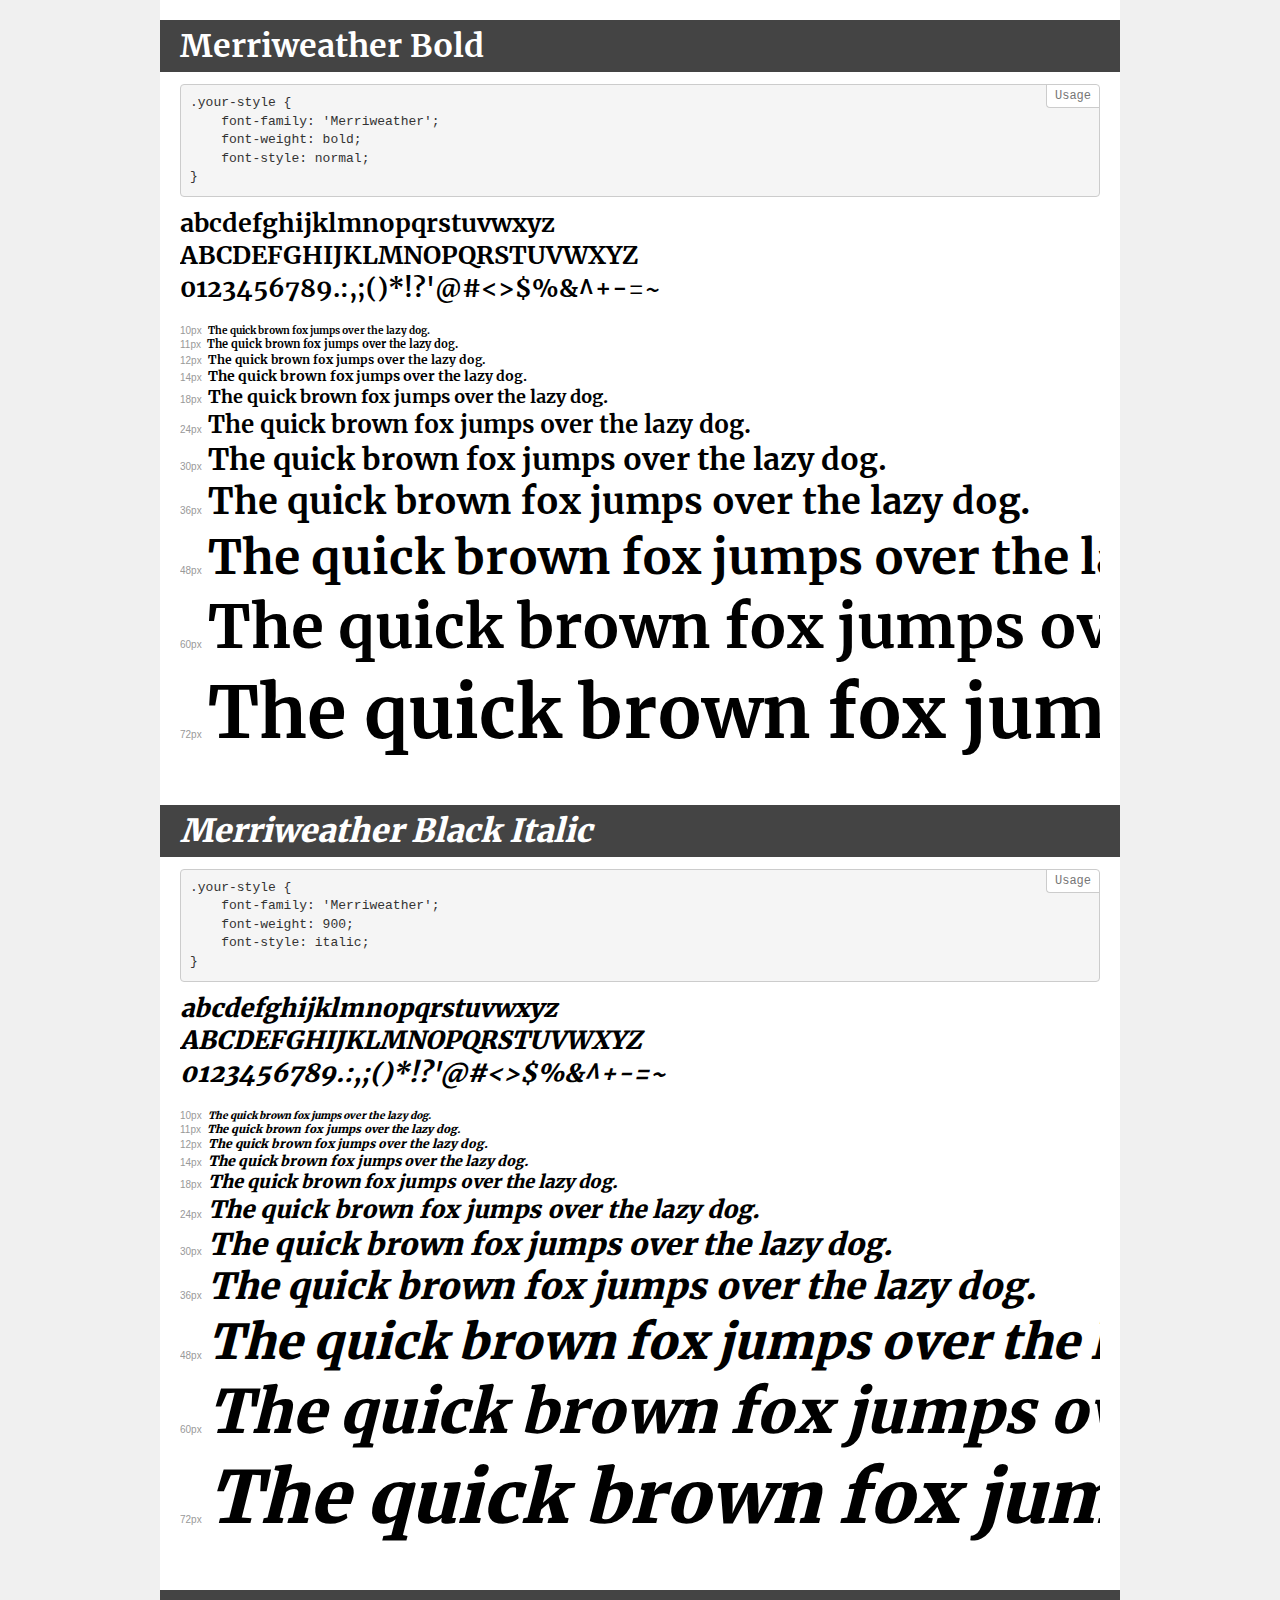
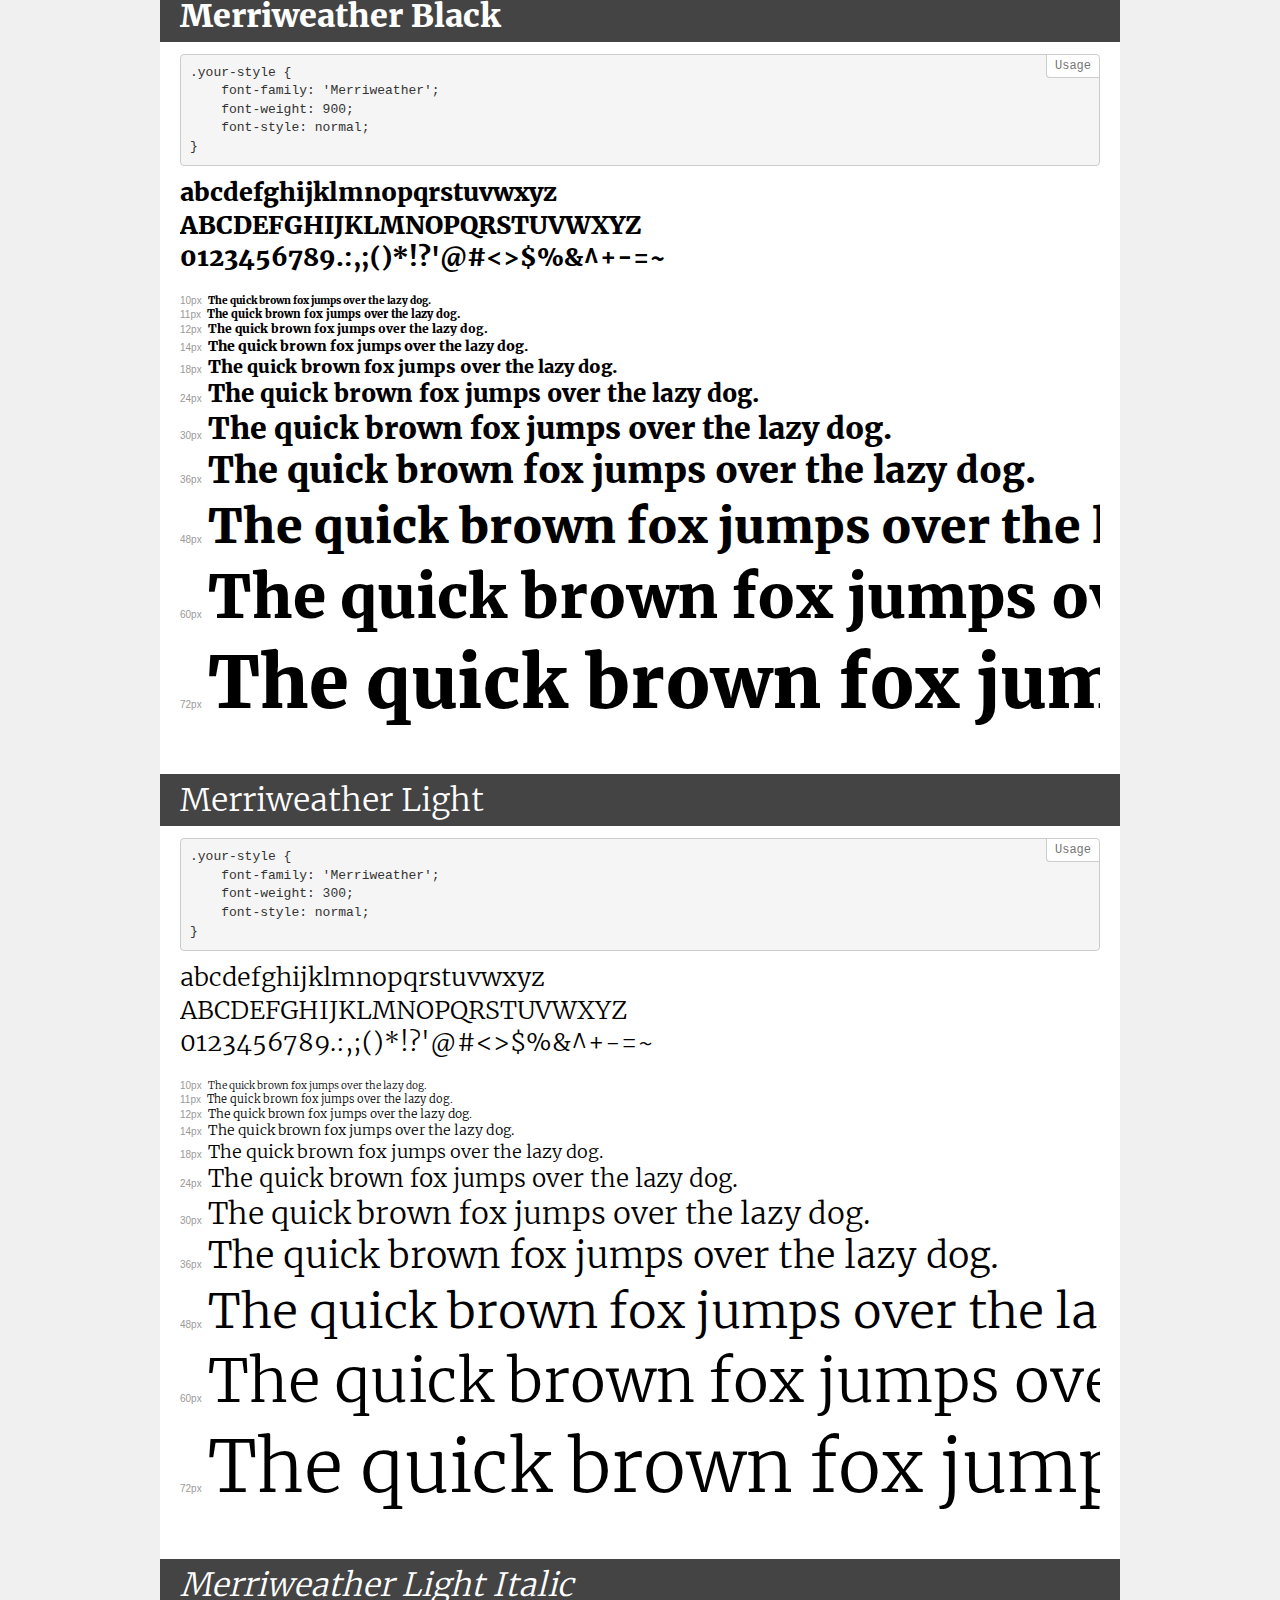
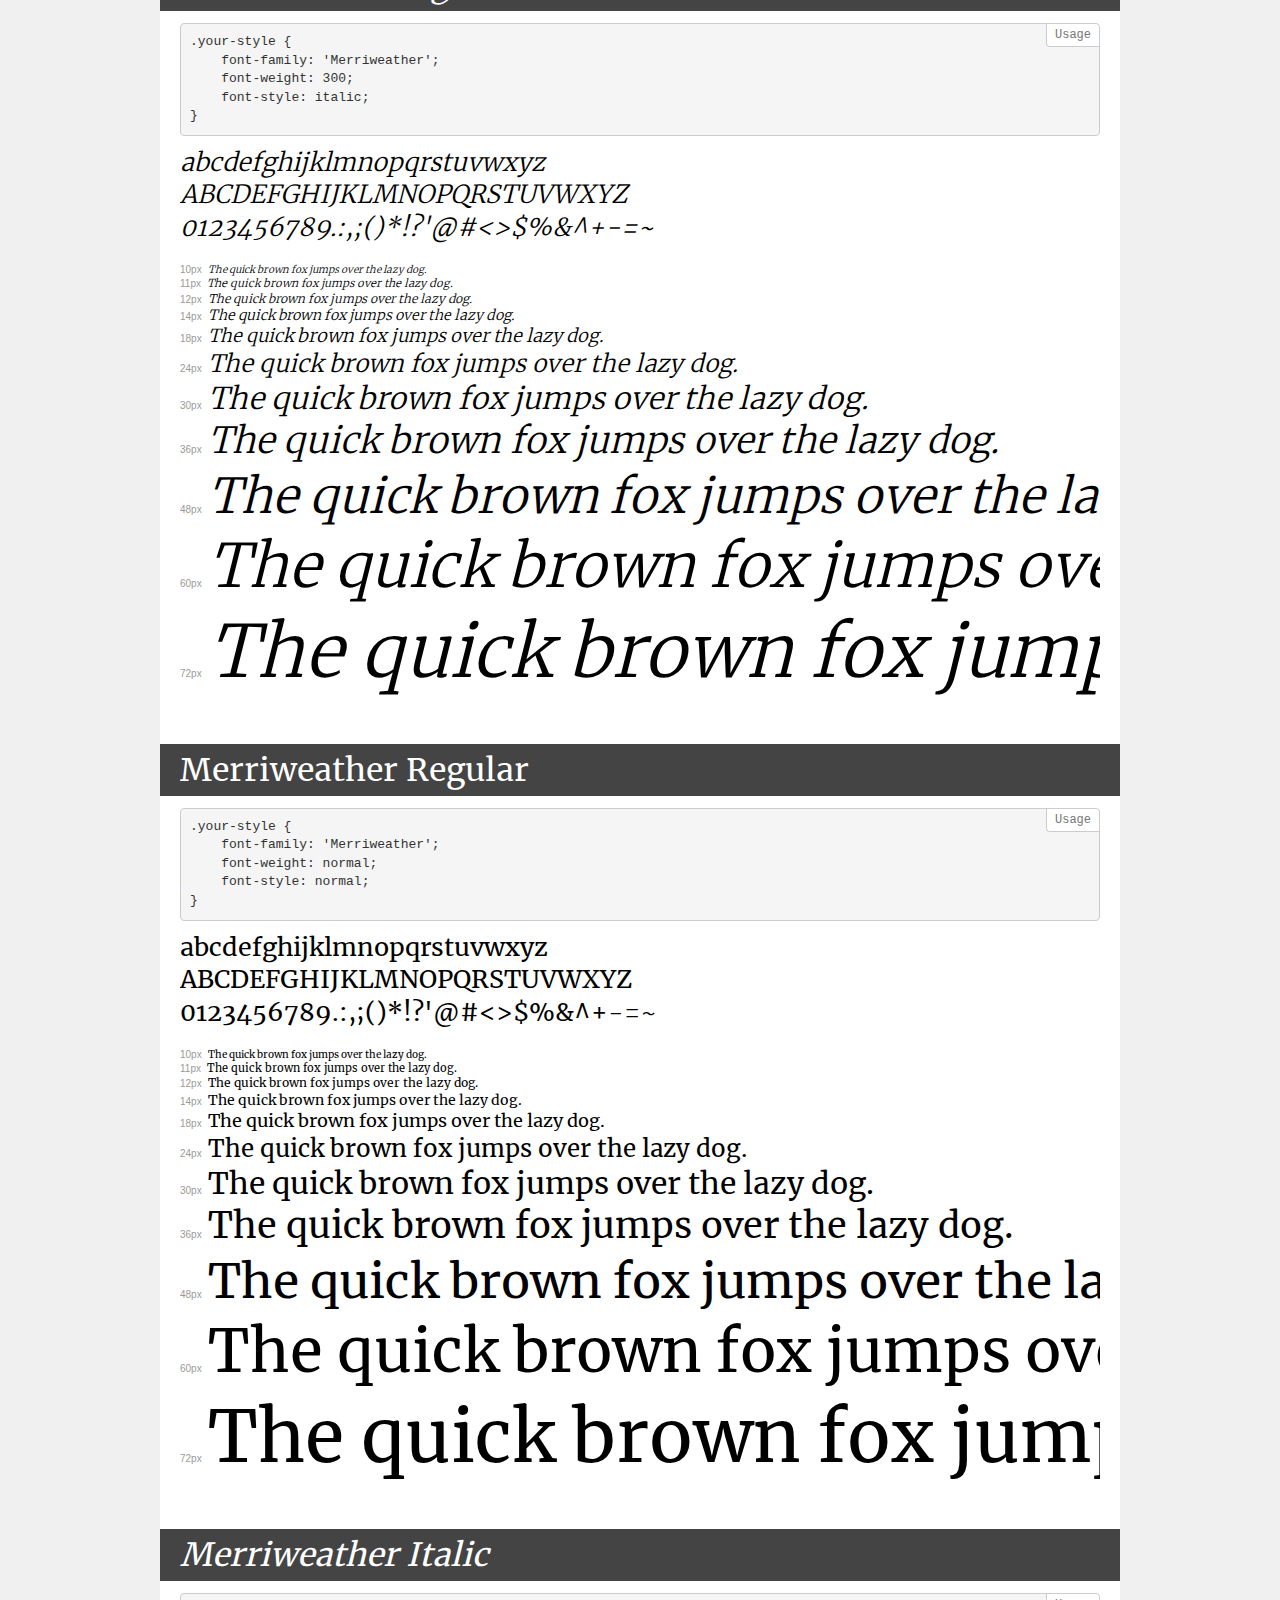
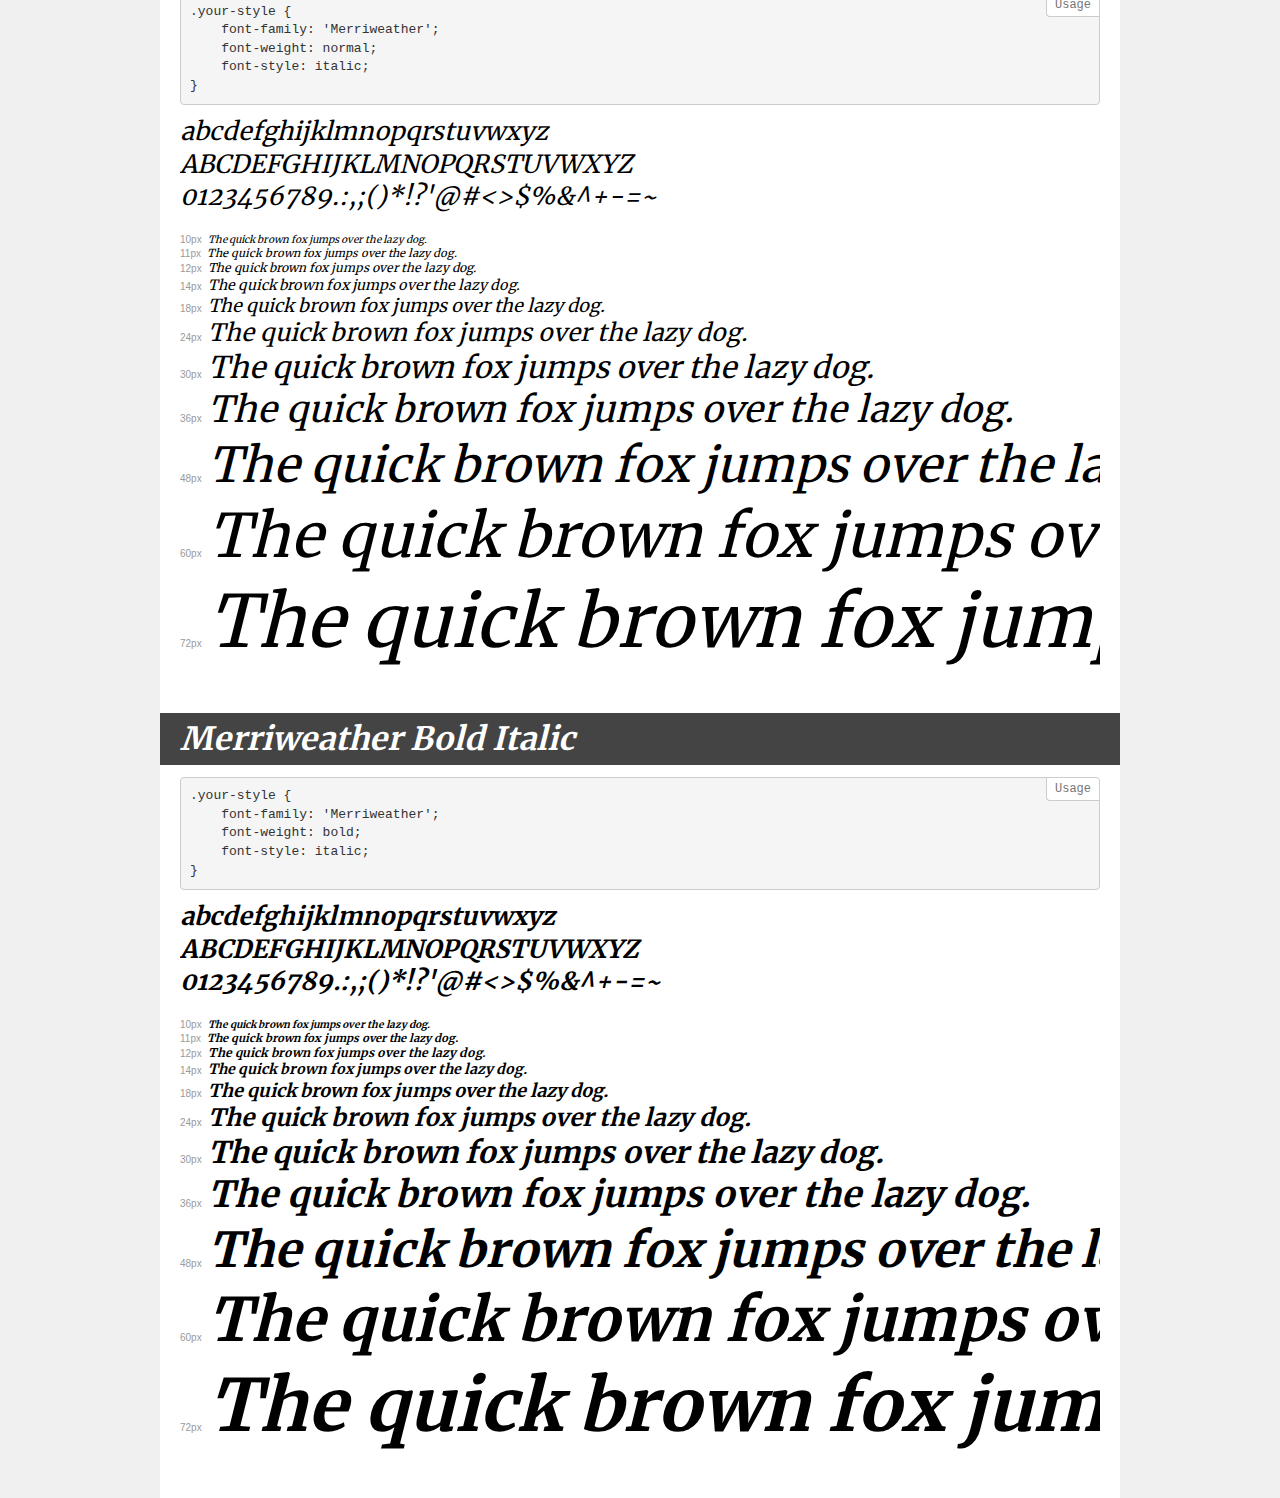
<file: assets/fonts/merriweather/demo.html>
<!DOCTYPE html>
<html lang="en">
<head>
    <meta charset="utf-8">
    <meta http-equiv="X-UA-Compatible" content="IE=edge">
    <meta name="viewport" content="width=device-width, initial-scale=1">
    <meta name="robots" content="noindex, noarchive">
    <meta name="format-detection" content="telephone=no">
    <title>Transfonter demo</title>
    <link href="stylesheet.css" rel="stylesheet">
    <style>
        /*
        http://meyerweb.com/eric/tools/css/reset/
        v2.0 | 20110126
        License: none (public domain)
        */
        html, body, div, span, applet, object, iframe,
        h1, h2, h3, h4, h5, h6, p, blockquote, pre,
        a, abbr, acronym, address, big, cite, code,
        del, dfn, em, img, ins, kbd, q, s, samp,
        small, strike, strong, sub, sup, tt, var,
        b, u, i, center,
        dl, dt, dd, ol, ul, li,
        fieldset, form, label, legend,
        table, caption, tbody, tfoot, thead, tr, th, td,
        article, aside, canvas, details, embed,
        figure, figcaption, footer, header, hgroup,
        menu, nav, output, ruby, section, summary,
        time, mark, audio, video {
            margin: 0;
            padding: 0;
            border: 0;
            font-size: 100%;
            font: inherit;
            vertical-align: baseline;
        }
        /* HTML5 display-role reset for older browsers */
        article, aside, details, figcaption, figure,
        footer, header, hgroup, menu, nav, section {
            display: block;
        }
        body {
            line-height: 1;
        }
        ol, ul {
            list-style: none;
        }
        blockquote, q {
            quotes: none;
        }
        blockquote:before, blockquote:after,
        q:before, q:after {
            content: '';
            content: none;
        }
        table {
            border-collapse: collapse;
            border-spacing: 0;
        }
        /* demo styles */
        body {
            background: #f0f0f0;
            color: #000;
        }
        .page {
            background: #fff;
            width: 920px;
            margin: 0 auto;
            padding: 20px 20px 0 20px;
            overflow: hidden;
        }
        .font-container {
            overflow-x: auto;
            overflow-y: hidden;
            margin-bottom: 40px;
            line-height: 1.3;
            white-space: nowrap;
            padding-bottom: 5px;
        }
        h1 {
            position: relative;
            background: #444;
            font-size: 32px;
            color: #fff;
            padding: 10px 20px;
            margin: 0 -20px 12px -20px;
        }
        .letters {
            font-size: 25px;
            margin-bottom: 20px;
        }
        .s10:before {
            content: '10px';
        }
        .s11:before {
            content: '11px';
        }
        .s12:before {
            content: '12px';
        }
        .s14:before {
            content: '14px';
        }
        .s18:before {
            content: '18px';
        }
        .s24:before {
            content: '24px';
        }
        .s30:before {
            content: '30px';
        }
        .s36:before {
            content: '36px';
        }
        .s48:before {
            content: '48px';
        }
        .s60:before {
            content: '60px';
        }
        .s72:before {
            content: '72px';
        }
        .s10:before, .s11:before, .s12:before, .s14:before,
        .s18:before, .s24:before, .s30:before, .s36:before,
        .s48:before, .s60:before, .s72:before {
            font-family: Arial, sans-serif;
            font-size: 10px;
            font-weight: normal;
            font-style: normal;
            color: #999;
            padding-right: 6px;
        }
        pre {
            display: block;
            position: relative;
            padding: 9px;
            margin: 0 0 10px;
            font-family: Monaco, Menlo, Consolas, "Courier New", monospace;
            font-size: 13px;
            line-height: 1.428571429;
            color: #333;
            font-weight: normal;
            font-style: normal;
            background-color: #f5f5f5;
            border: 1px solid #ccc;
            overflow-x: auto;
            border-radius: 4px;
        }
        pre:after {
            display: block;
            position: absolute;
            right: 0;
            top: 0;
            content: 'Usage';
            line-height: 1;
            padding: 5px 8px;
            font-size: 12px;
            color: #767676;
            background-color: #fff;
            border: 1px solid #ccc;
            border-right: none;
            border-top: none;
            border-radius: 0 4px 0 4px;
            z-index: 10;
        }
        /* responsive */
        @media (max-width: 959px) {
            .page {
                width: auto;
                margin: 0;
            }
        }
    </style>
</head>
<body>
<div class="page">
    <div class="demo">
        <h1 style="font-family: 'Merriweather'; font-weight: bold; font-style: normal;">Merriweather Bold</h1>
        <pre>.your-style {
    font-family: 'Merriweather';
    font-weight: bold;
    font-style: normal;
}</pre>
        <div class="font-container" style="font-family: 'Merriweather'; font-weight: bold; font-style: normal;">
            <p class="letters">
                abcdefghijklmnopqrstuvwxyz<br>
ABCDEFGHIJKLMNOPQRSTUVWXYZ<br>
                0123456789.:,;()*!?'@#<>$%&^+-=~
            </p>
            <p class="s10" style="font-size: 10px;">The quick brown fox jumps over the lazy dog.</p>
            <p class="s11" style="font-size: 11px;">The quick brown fox jumps over the lazy dog.</p>
            <p class="s12" style="font-size: 12px;">The quick brown fox jumps over the lazy dog.</p>
            <p class="s14" style="font-size: 14px;">The quick brown fox jumps over the lazy dog.</p>
            <p class="s18" style="font-size: 18px;">The quick brown fox jumps over the lazy dog.</p>
            <p class="s24" style="font-size: 24px;">The quick brown fox jumps over the lazy dog.</p>
            <p class="s30" style="font-size: 30px;">The quick brown fox jumps over the lazy dog.</p>
            <p class="s36" style="font-size: 36px;">The quick brown fox jumps over the lazy dog.</p>
            <p class="s48" style="font-size: 48px;">The quick brown fox jumps over the lazy dog.</p>
            <p class="s60" style="font-size: 60px;">The quick brown fox jumps over the lazy dog.</p>
            <p class="s72" style="font-size: 72px;">The quick brown fox jumps over the lazy dog.</p>
        </div>
    </div>
    <div class="demo">
        <h1 style="font-family: 'Merriweather'; font-weight: 900; font-style: italic;">Merriweather Black Italic</h1>
        <pre>.your-style {
    font-family: 'Merriweather';
    font-weight: 900;
    font-style: italic;
}</pre>
        <div class="font-container" style="font-family: 'Merriweather'; font-weight: 900; font-style: italic;">
            <p class="letters">
                abcdefghijklmnopqrstuvwxyz<br>
ABCDEFGHIJKLMNOPQRSTUVWXYZ<br>
                0123456789.:,;()*!?'@#<>$%&^+-=~
            </p>
            <p class="s10" style="font-size: 10px;">The quick brown fox jumps over the lazy dog.</p>
            <p class="s11" style="font-size: 11px;">The quick brown fox jumps over the lazy dog.</p>
            <p class="s12" style="font-size: 12px;">The quick brown fox jumps over the lazy dog.</p>
            <p class="s14" style="font-size: 14px;">The quick brown fox jumps over the lazy dog.</p>
            <p class="s18" style="font-size: 18px;">The quick brown fox jumps over the lazy dog.</p>
            <p class="s24" style="font-size: 24px;">The quick brown fox jumps over the lazy dog.</p>
            <p class="s30" style="font-size: 30px;">The quick brown fox jumps over the lazy dog.</p>
            <p class="s36" style="font-size: 36px;">The quick brown fox jumps over the lazy dog.</p>
            <p class="s48" style="font-size: 48px;">The quick brown fox jumps over the lazy dog.</p>
            <p class="s60" style="font-size: 60px;">The quick brown fox jumps over the lazy dog.</p>
            <p class="s72" style="font-size: 72px;">The quick brown fox jumps over the lazy dog.</p>
        </div>
    </div>
    <div class="demo">
        <h1 style="font-family: 'Merriweather'; font-weight: 900; font-style: normal;">Merriweather Black</h1>
        <pre>.your-style {
    font-family: 'Merriweather';
    font-weight: 900;
    font-style: normal;
}</pre>
        <div class="font-container" style="font-family: 'Merriweather'; font-weight: 900; font-style: normal;">
            <p class="letters">
                abcdefghijklmnopqrstuvwxyz<br>
ABCDEFGHIJKLMNOPQRSTUVWXYZ<br>
                0123456789.:,;()*!?'@#<>$%&^+-=~
            </p>
            <p class="s10" style="font-size: 10px;">The quick brown fox jumps over the lazy dog.</p>
            <p class="s11" style="font-size: 11px;">The quick brown fox jumps over the lazy dog.</p>
            <p class="s12" style="font-size: 12px;">The quick brown fox jumps over the lazy dog.</p>
            <p class="s14" style="font-size: 14px;">The quick brown fox jumps over the lazy dog.</p>
            <p class="s18" style="font-size: 18px;">The quick brown fox jumps over the lazy dog.</p>
            <p class="s24" style="font-size: 24px;">The quick brown fox jumps over the lazy dog.</p>
            <p class="s30" style="font-size: 30px;">The quick brown fox jumps over the lazy dog.</p>
            <p class="s36" style="font-size: 36px;">The quick brown fox jumps over the lazy dog.</p>
            <p class="s48" style="font-size: 48px;">The quick brown fox jumps over the lazy dog.</p>
            <p class="s60" style="font-size: 60px;">The quick brown fox jumps over the lazy dog.</p>
            <p class="s72" style="font-size: 72px;">The quick brown fox jumps over the lazy dog.</p>
        </div>
    </div>
    <div class="demo">
        <h1 style="font-family: 'Merriweather'; font-weight: 300; font-style: normal;">Merriweather Light</h1>
        <pre>.your-style {
    font-family: 'Merriweather';
    font-weight: 300;
    font-style: normal;
}</pre>
        <div class="font-container" style="font-family: 'Merriweather'; font-weight: 300; font-style: normal;">
            <p class="letters">
                abcdefghijklmnopqrstuvwxyz<br>
ABCDEFGHIJKLMNOPQRSTUVWXYZ<br>
                0123456789.:,;()*!?'@#<>$%&^+-=~
            </p>
            <p class="s10" style="font-size: 10px;">The quick brown fox jumps over the lazy dog.</p>
            <p class="s11" style="font-size: 11px;">The quick brown fox jumps over the lazy dog.</p>
            <p class="s12" style="font-size: 12px;">The quick brown fox jumps over the lazy dog.</p>
            <p class="s14" style="font-size: 14px;">The quick brown fox jumps over the lazy dog.</p>
            <p class="s18" style="font-size: 18px;">The quick brown fox jumps over the lazy dog.</p>
            <p class="s24" style="font-size: 24px;">The quick brown fox jumps over the lazy dog.</p>
            <p class="s30" style="font-size: 30px;">The quick brown fox jumps over the lazy dog.</p>
            <p class="s36" style="font-size: 36px;">The quick brown fox jumps over the lazy dog.</p>
            <p class="s48" style="font-size: 48px;">The quick brown fox jumps over the lazy dog.</p>
            <p class="s60" style="font-size: 60px;">The quick brown fox jumps over the lazy dog.</p>
            <p class="s72" style="font-size: 72px;">The quick brown fox jumps over the lazy dog.</p>
        </div>
    </div>
    <div class="demo">
        <h1 style="font-family: 'Merriweather'; font-weight: 300; font-style: italic;">Merriweather Light Italic</h1>
        <pre>.your-style {
    font-family: 'Merriweather';
    font-weight: 300;
    font-style: italic;
}</pre>
        <div class="font-container" style="font-family: 'Merriweather'; font-weight: 300; font-style: italic;">
            <p class="letters">
                abcdefghijklmnopqrstuvwxyz<br>
ABCDEFGHIJKLMNOPQRSTUVWXYZ<br>
                0123456789.:,;()*!?'@#<>$%&^+-=~
            </p>
            <p class="s10" style="font-size: 10px;">The quick brown fox jumps over the lazy dog.</p>
            <p class="s11" style="font-size: 11px;">The quick brown fox jumps over the lazy dog.</p>
            <p class="s12" style="font-size: 12px;">The quick brown fox jumps over the lazy dog.</p>
            <p class="s14" style="font-size: 14px;">The quick brown fox jumps over the lazy dog.</p>
            <p class="s18" style="font-size: 18px;">The quick brown fox jumps over the lazy dog.</p>
            <p class="s24" style="font-size: 24px;">The quick brown fox jumps over the lazy dog.</p>
            <p class="s30" style="font-size: 30px;">The quick brown fox jumps over the lazy dog.</p>
            <p class="s36" style="font-size: 36px;">The quick brown fox jumps over the lazy dog.</p>
            <p class="s48" style="font-size: 48px;">The quick brown fox jumps over the lazy dog.</p>
            <p class="s60" style="font-size: 60px;">The quick brown fox jumps over the lazy dog.</p>
            <p class="s72" style="font-size: 72px;">The quick brown fox jumps over the lazy dog.</p>
        </div>
    </div>
    <div class="demo">
        <h1 style="font-family: 'Merriweather'; font-weight: normal; font-style: normal;">Merriweather Regular</h1>
        <pre>.your-style {
    font-family: 'Merriweather';
    font-weight: normal;
    font-style: normal;
}</pre>
        <div class="font-container" style="font-family: 'Merriweather'; font-weight: normal; font-style: normal;">
            <p class="letters">
                abcdefghijklmnopqrstuvwxyz<br>
ABCDEFGHIJKLMNOPQRSTUVWXYZ<br>
                0123456789.:,;()*!?'@#<>$%&^+-=~
            </p>
            <p class="s10" style="font-size: 10px;">The quick brown fox jumps over the lazy dog.</p>
            <p class="s11" style="font-size: 11px;">The quick brown fox jumps over the lazy dog.</p>
            <p class="s12" style="font-size: 12px;">The quick brown fox jumps over the lazy dog.</p>
            <p class="s14" style="font-size: 14px;">The quick brown fox jumps over the lazy dog.</p>
            <p class="s18" style="font-size: 18px;">The quick brown fox jumps over the lazy dog.</p>
            <p class="s24" style="font-size: 24px;">The quick brown fox jumps over the lazy dog.</p>
            <p class="s30" style="font-size: 30px;">The quick brown fox jumps over the lazy dog.</p>
            <p class="s36" style="font-size: 36px;">The quick brown fox jumps over the lazy dog.</p>
            <p class="s48" style="font-size: 48px;">The quick brown fox jumps over the lazy dog.</p>
            <p class="s60" style="font-size: 60px;">The quick brown fox jumps over the lazy dog.</p>
            <p class="s72" style="font-size: 72px;">The quick brown fox jumps over the lazy dog.</p>
        </div>
    </div>
    <div class="demo">
        <h1 style="font-family: 'Merriweather'; font-weight: normal; font-style: italic;">Merriweather Italic</h1>
        <pre>.your-style {
    font-family: 'Merriweather';
    font-weight: normal;
    font-style: italic;
}</pre>
        <div class="font-container" style="font-family: 'Merriweather'; font-weight: normal; font-style: italic;">
            <p class="letters">
                abcdefghijklmnopqrstuvwxyz<br>
ABCDEFGHIJKLMNOPQRSTUVWXYZ<br>
                0123456789.:,;()*!?'@#<>$%&^+-=~
            </p>
            <p class="s10" style="font-size: 10px;">The quick brown fox jumps over the lazy dog.</p>
            <p class="s11" style="font-size: 11px;">The quick brown fox jumps over the lazy dog.</p>
            <p class="s12" style="font-size: 12px;">The quick brown fox jumps over the lazy dog.</p>
            <p class="s14" style="font-size: 14px;">The quick brown fox jumps over the lazy dog.</p>
            <p class="s18" style="font-size: 18px;">The quick brown fox jumps over the lazy dog.</p>
            <p class="s24" style="font-size: 24px;">The quick brown fox jumps over the lazy dog.</p>
            <p class="s30" style="font-size: 30px;">The quick brown fox jumps over the lazy dog.</p>
            <p class="s36" style="font-size: 36px;">The quick brown fox jumps over the lazy dog.</p>
            <p class="s48" style="font-size: 48px;">The quick brown fox jumps over the lazy dog.</p>
            <p class="s60" style="font-size: 60px;">The quick brown fox jumps over the lazy dog.</p>
            <p class="s72" style="font-size: 72px;">The quick brown fox jumps over the lazy dog.</p>
        </div>
    </div>
    <div class="demo">
        <h1 style="font-family: 'Merriweather'; font-weight: bold; font-style: italic;">Merriweather Bold Italic</h1>
        <pre>.your-style {
    font-family: 'Merriweather';
    font-weight: bold;
    font-style: italic;
}</pre>
        <div class="font-container" style="font-family: 'Merriweather'; font-weight: bold; font-style: italic;">
            <p class="letters">
                abcdefghijklmnopqrstuvwxyz<br>
ABCDEFGHIJKLMNOPQRSTUVWXYZ<br>
                0123456789.:,;()*!?'@#<>$%&^+-=~
            </p>
            <p class="s10" style="font-size: 10px;">The quick brown fox jumps over the lazy dog.</p>
            <p class="s11" style="font-size: 11px;">The quick brown fox jumps over the lazy dog.</p>
            <p class="s12" style="font-size: 12px;">The quick brown fox jumps over the lazy dog.</p>
            <p class="s14" style="font-size: 14px;">The quick brown fox jumps over the lazy dog.</p>
            <p class="s18" style="font-size: 18px;">The quick brown fox jumps over the lazy dog.</p>
            <p class="s24" style="font-size: 24px;">The quick brown fox jumps over the lazy dog.</p>
            <p class="s30" style="font-size: 30px;">The quick brown fox jumps over the lazy dog.</p>
            <p class="s36" style="font-size: 36px;">The quick brown fox jumps over the lazy dog.</p>
            <p class="s48" style="font-size: 48px;">The quick brown fox jumps over the lazy dog.</p>
            <p class="s60" style="font-size: 60px;">The quick brown fox jumps over the lazy dog.</p>
            <p class="s72" style="font-size: 72px;">The quick brown fox jumps over the lazy dog.</p>
        </div>
    </div>
</div>
</body>
</html>
</file>
<file: assets/fonts/merriweather/stylesheet.css>
@font-face {
    font-family: 'Merriweather';
    src: url('Merriweather-Bold.eot');
    src: url('Merriweather-Bold.eot?#iefix') format('embedded-opentype'), url('Merriweather-Bold.woff2') format('woff2'), url('Merriweather-Bold.woff') format('woff'), url('Merriweather-Bold.ttf') format('truetype'), url('Merriweather-Bold.svg#Merriweather-Bold') format('svg');
    font-weight: bold;
    font-style: normal;
    font-display: swap;
}

@font-face {
    font-family: 'Merriweather';
    src: url('Merriweather-Black.eot');
    src: url('Merriweather-Black.eot?#iefix') format('embedded-opentype'), url('Merriweather-Black.woff2') format('woff2'), url('Merriweather-Black.woff') format('woff'), url('Merriweather-Black.ttf') format('truetype'), url('Merriweather-Black.svg#Merriweather-Black') format('svg');
    font-weight: 900;
    font-style: normal;
    font-display: swap;
}

@font-face {
    font-family: 'Merriweather';
    src: url('Merriweather-Light.eot');
    src: url('Merriweather-Light.eot?#iefix') format('embedded-opentype'), url('Merriweather-Light.woff2') format('woff2'), url('Merriweather-Light.woff') format('woff'), url('Merriweather-Light.ttf') format('truetype'), url('Merriweather-Light.svg#Merriweather-Light') format('svg');
    font-weight: 300;
    font-style: normal;
    font-display: swap;
}

@font-face {
    font-family: 'Merriweather';
    src: url('Merriweather-Regular.eot');
    src: url('Merriweather-Regular.eot?#iefix') format('embedded-opentype'), url('Merriweather-Regular.woff2') format('woff2'), url('Merriweather-Regular.woff') format('woff'), url('Merriweather-Regular.ttf') format('truetype'), url('Merriweather-Regular.svg#Merriweather-Regular') format('svg');
    font-weight: normal;
    font-style: normal;
    font-display: swap;
}
</file>
